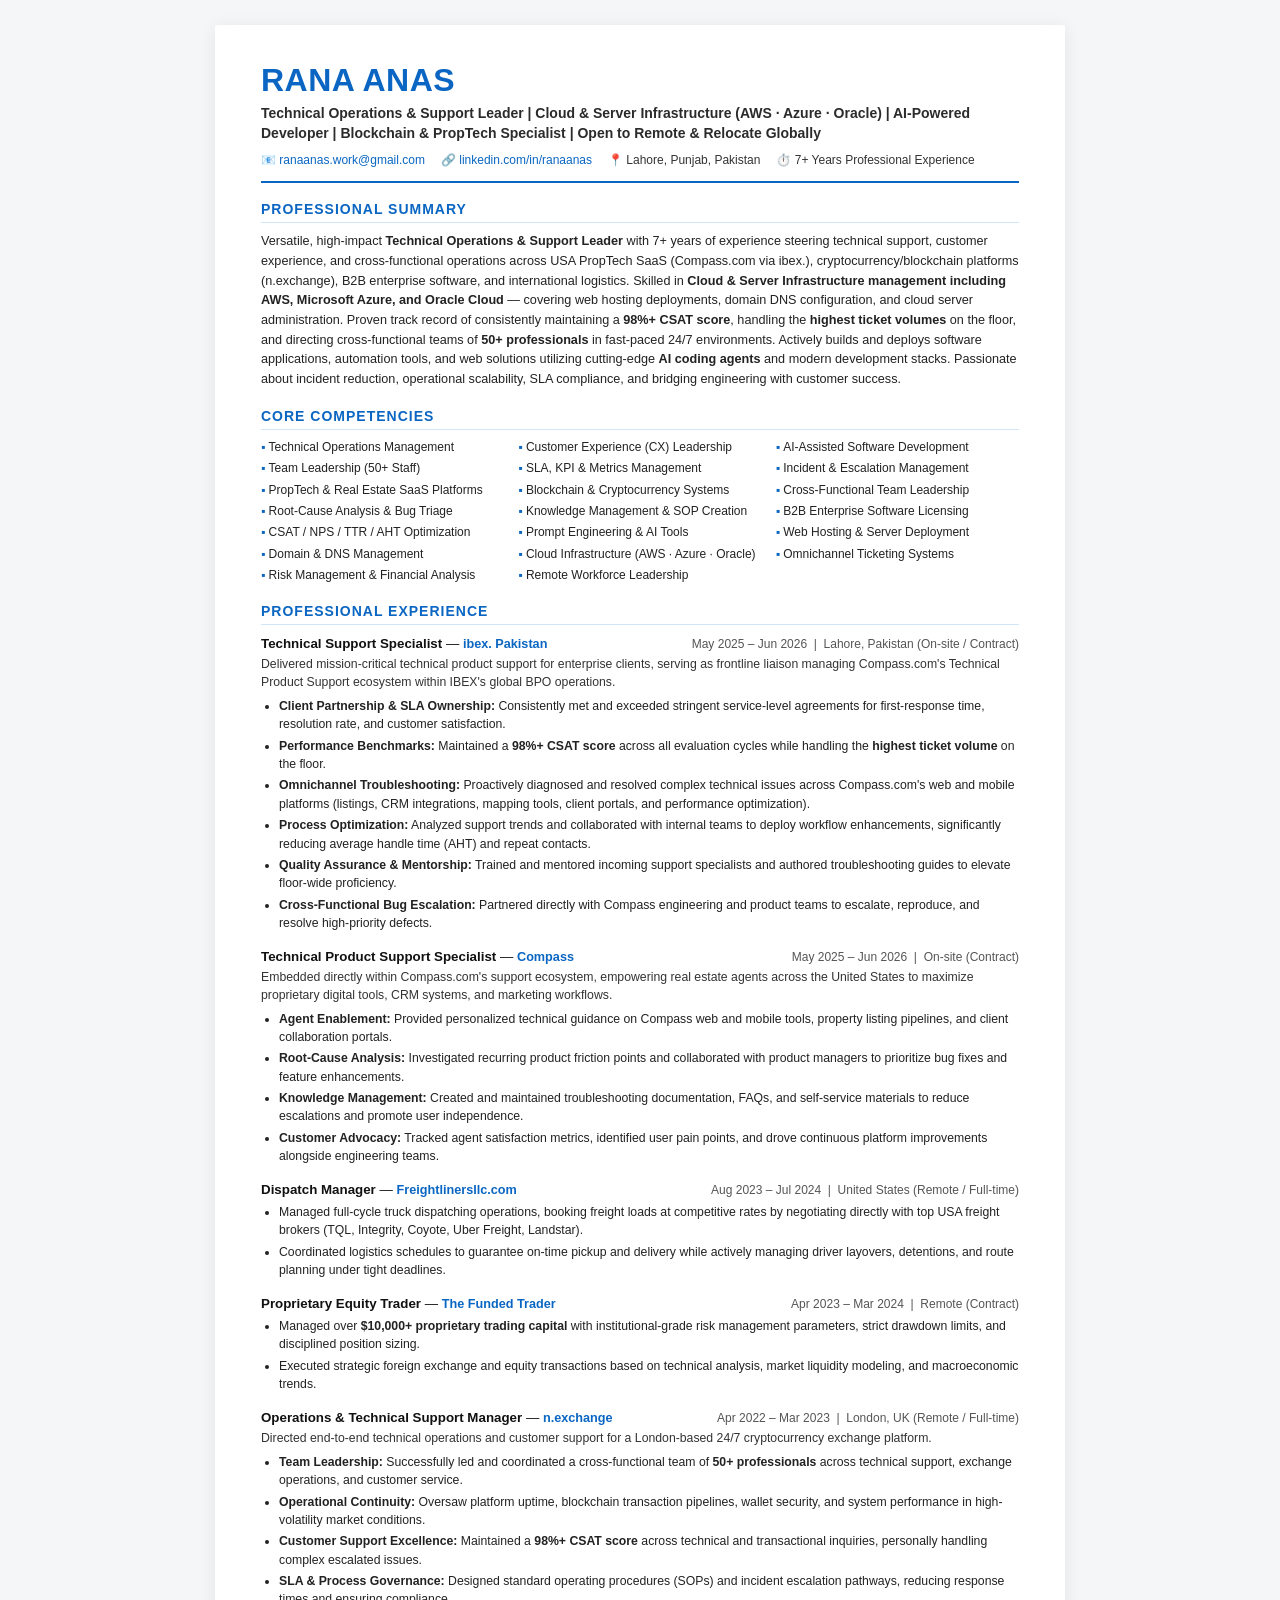
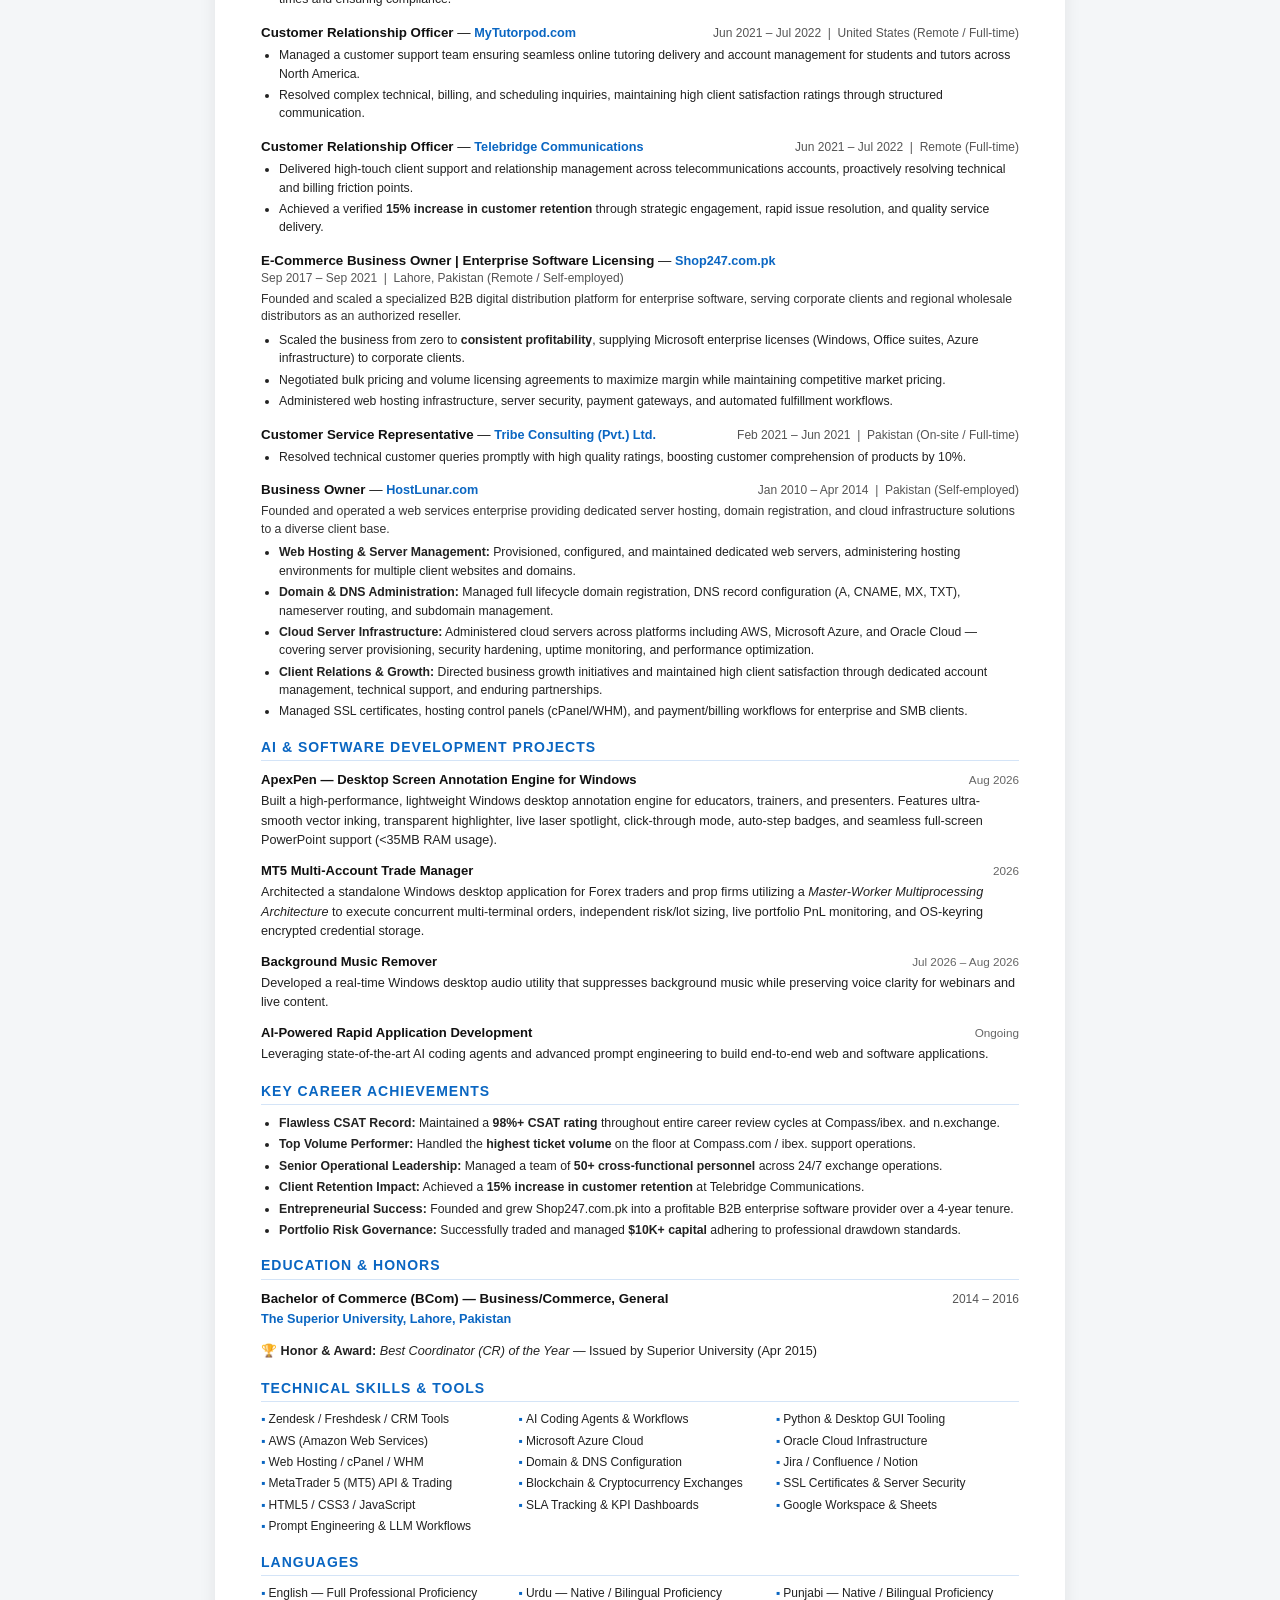
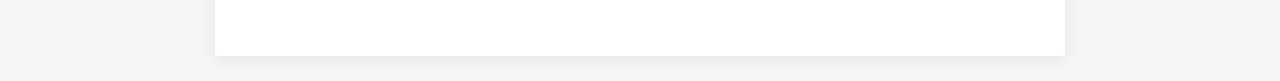
<file: Rana_Anas_Resume.html>
<!DOCTYPE html>
<html lang="en">

<head>
  <meta charset="UTF-8" />
  <meta name="viewport" content="width=device-width, initial-scale=1.0" />
  <title>Rana Anas — Professional Resume</title>
  <style>
    /* ============================================================
       100% ATS-COMPLIANT PROFESSIONAL RESUME — RANA ANAS
       Single-column, clean semantic hierarchy, standard typography
       Optimized for Workday, Taleo, Greenhouse, Lever, and human review
    ============================================================ */

    * {
      margin: 0;
      padding: 0;
      box-sizing: border-box;
    }

    body {
      font-family: 'Arial', 'Calibri', 'Helvetica', sans-serif;
      font-size: 10pt;
      color: #111111;
      background: #f4f6f8;
      line-height: 1.45;
    }

    .resume-wrapper {
      max-width: 850px;
      margin: 25px auto;
      background: #ffffff;
      padding: 38px 46px;
      box-shadow: 0 3px 18px rgba(0, 0, 0, 0.08);
      border-radius: 2px;
    }

    /* ---- HEADER ---- */
    .header {
      border-bottom: 2px solid #0a66c2;
      padding-bottom: 12px;
      margin-bottom: 16px;
    }

    .name {
      font-size: 24pt;
      font-weight: 700;
      color: #0a66c2;
      letter-spacing: 0.5px;
      text-transform: uppercase;
      line-height: 1.1;
    }

    .headline {
      font-size: 10.5pt;
      font-weight: 600;
      color: #2b2b2b;
      margin-top: 5px;
    }

    .contact-info {
      margin-top: 8px;
      font-size: 9pt;
      color: #333333;
      display: flex;
      flex-wrap: wrap;
      gap: 5px 16px;
    }

    .contact-info a {
      color: #0a66c2;
      text-decoration: none;
    }

    /* ---- SECTION STYLING ---- */
    .section {
      margin-bottom: 16px;
    }

    .section-title {
      font-size: 10.5pt;
      font-weight: 700;
      text-transform: uppercase;
      letter-spacing: 1px;
      color: #0a66c2;
      border-bottom: 1.5px solid #d4e4f7;
      padding-bottom: 3px;
      margin-bottom: 9px;
    }

    /* ---- PARAGRAPHS ---- */
    p {
      font-size: 9.5pt;
      color: #222222;
      line-height: 1.55;
    }

    /* ---- EXPERIENCE / JOB BLOCKS ---- */
    .job-entry {
      margin-bottom: 14px;
    }

    .job-head {
      display: flex;
      justify-content: space-between;
      align-items: baseline;
      flex-wrap: wrap;
      margin-bottom: 2px;
    }

    .job-role {
      font-size: 10pt;
      font-weight: 700;
      color: #111111;
    }

    .job-company {
      font-size: 9.5pt;
      font-weight: 600;
      color: #0a66c2;
    }

    .job-date-loc {
      font-size: 9pt;
      color: #555555;
      font-weight: 500;
      text-align: right;
      white-space: nowrap;
    }

    .job-summary {
      font-size: 9.2pt;
      color: #333333;
      margin: 3px 0 5px 0;
      line-height: 1.45;
    }

    ul.bullet-list {
      padding-left: 18px;
      margin-top: 4px;
    }

    ul.bullet-list li {
      font-size: 9.2pt;
      color: #222222;
      margin-bottom: 3px;
      line-height: 1.5;
    }

    /* ---- SKILLS GRID ---- */
    .skills-container {
      display: grid;
      grid-template-columns: repeat(3, 1fr);
      gap: 4px 14px;
    }

    .skill-tag {
      font-size: 9pt;
      color: #222222;
    }

    .skill-tag::before {
      content: "▪ ";
      color: #0a66c2;
      font-weight: bold;
    }

    /* ---- PROJECTS / AWARDS ---- */
    .project-entry {
      margin-bottom: 10px;
    }

    .project-title {
      font-size: 9.8pt;
      font-weight: 700;
      color: #111111;
    }

    .project-date {
      font-size: 8.8pt;
      color: #666666;
      font-weight: 500;
    }

    /* ---- PRINT STYLES ---- */
    @media print {
      body {
        background: #ffffff;
      }

      .resume-wrapper {
        box-shadow: none;
        margin: 0;
        padding: 20px 30px;
        max-width: 100%;
      }

      a {
        color: #111111;
        text-decoration: none;
      }
    }
  </style>
</head>

<body>
  <div class="resume-wrapper">

    <!-- ==================== HEADER ==================== -->
    <header class="header">
      <h1 class="name">Rana Anas</h1>
      <div class="headline">Technical Operations &amp; Support Leader | Cloud &amp; Server Infrastructure (AWS · Azure ·
        Oracle) | AI-Powered Developer | Blockchain &amp; PropTech Specialist | Open to Remote &amp; Relocate Globally
      </div>
      <div class="contact-info">
        <span>📧 <a href="mailto:ranaanas.work@gmail.com">ranaanas.work@gmail.com</a></span>
        <span>🔗 <a href="https://www.linkedin.com/in/ranaanas" target="_blank">linkedin.com/in/ranaanas</a></span>
        <span>📍 Lahore, Punjab, Pakistan </span>
        <span>⏱️ 7+ Years Professional Experience</span>
      </div>
    </header>

    <!-- ==================== PROFESSIONAL SUMMARY ==================== -->
    <section class="section">
      <h2 class="section-title">Professional Summary</h2>
      <p>
        Versatile, high-impact <strong>Technical Operations &amp; Support Leader</strong> with 7+ years of experience
        steering technical support, customer experience, and cross-functional operations across USA PropTech SaaS
        (Compass.com via ibex.), cryptocurrency/blockchain platforms (n.exchange), B2B enterprise software, and
        international logistics. Skilled in <strong>Cloud &amp; Server Infrastructure management including AWS,
          Microsoft Azure, and Oracle Cloud</strong> — covering web hosting deployments, domain DNS configuration, and
        cloud server administration. Proven track record of consistently maintaining a <strong>98%+ CSAT score</strong>,
        handling the <strong>highest ticket volumes</strong> on the floor, and directing cross-functional teams of
        <strong>50+ professionals</strong> in fast-paced 24/7 environments. Actively builds and deploys software
        applications, automation tools, and web solutions utilizing cutting-edge <strong>AI coding agents</strong> and
        modern development stacks. Passionate about incident reduction, operational scalability, SLA compliance, and
        bridging engineering with customer success.
      </p>
    </section>

    <section class="section">
      <h2 class="section-title">Core Competencies</h2>
      <div class="skills-container">
        <div class="skill-tag">Technical Operations Management</div>
        <div class="skill-tag">Customer Experience (CX) Leadership</div>
        <div class="skill-tag">AI-Assisted Software Development</div>
        <div class="skill-tag">Team Leadership (50+ Staff)</div>
        <div class="skill-tag">SLA, KPI &amp; Metrics Management</div>
        <div class="skill-tag">Incident &amp; Escalation Management</div>
        <div class="skill-tag">PropTech &amp; Real Estate SaaS Platforms</div>
        <div class="skill-tag">Blockchain &amp; Cryptocurrency Systems</div>
        <div class="skill-tag">Cross-Functional Team Leadership</div>
        <div class="skill-tag">Root-Cause Analysis &amp; Bug Triage</div>
        <div class="skill-tag">Knowledge Management &amp; SOP Creation</div>
        <div class="skill-tag">B2B Enterprise Software Licensing</div>
        <div class="skill-tag">CSAT / NPS / TTR / AHT Optimization</div>
        <div class="skill-tag">Prompt Engineering &amp; AI Tools</div>
        <div class="skill-tag">Web Hosting &amp; Server Deployment</div>
        <div class="skill-tag">Domain &amp; DNS Management</div>
        <div class="skill-tag">Cloud Infrastructure (AWS · Azure · Oracle)</div>
        <div class="skill-tag">Omnichannel Ticketing Systems</div>
        <div class="skill-tag">Risk Management &amp; Financial Analysis</div>
        <div class="skill-tag">Remote Workforce Leadership</div>
      </div>
    </section>

    <!-- ==================== PROFESSIONAL EXPERIENCE ==================== -->
    <section class="section">
      <h2 class="section-title">Professional Experience</h2>

      <!-- ROLE 1: ibex. Pakistan -->
      <div class="job-entry">
        <div class="job-head">
          <div>
            <span class="job-role">Technical Support Specialist</span> — <span class="job-company">ibex. Pakistan</span>
          </div>
          <div class="job-date-loc">May 2025 – Jun 2026 &nbsp;|&nbsp; Lahore, Pakistan (On-site / Contract)</div>
        </div>
        <div class="job-summary">
          Delivered mission-critical technical product support for enterprise clients, serving as frontline liaison
          managing Compass.com's Technical Product Support ecosystem within IBEX's global BPO operations.
        </div>
        <ul class="bullet-list">
          <li><strong>Client Partnership &amp; SLA Ownership:</strong> Consistently met and exceeded stringent
            service-level agreements for first-response time, resolution rate, and customer satisfaction.</li>
          <li><strong>Performance Benchmarks:</strong> Maintained a <strong>98%+ CSAT score</strong> across all
            evaluation cycles while handling the <strong>highest ticket volume</strong> on the floor.</li>
          <li><strong>Omnichannel Troubleshooting:</strong> Proactively diagnosed and resolved complex technical issues
            across Compass.com's web and mobile platforms (listings, CRM integrations, mapping tools, client portals,
            and performance optimization).</li>
          <li><strong>Process Optimization:</strong> Analyzed support trends and collaborated with internal teams to
            deploy workflow enhancements, significantly reducing average handle time (AHT) and repeat contacts.</li>
          <li><strong>Quality Assurance &amp; Mentorship:</strong> Trained and mentored incoming support specialists and
            authored troubleshooting guides to elevate floor-wide proficiency.</li>
          <li><strong>Cross-Functional Bug Escalation:</strong> Partnered directly with Compass engineering and product
            teams to escalate, reproduce, and resolve high-priority defects.</li>
        </ul>
      </div>

      <!-- ROLE 2: Compass -->
      <div class="job-entry">
        <div class="job-head">
          <div>
            <span class="job-role">Technical Product Support Specialist</span> — <span
              class="job-company">Compass</span>
          </div>
          <div class="job-date-loc">May 2025 – Jun 2026 &nbsp;|&nbsp; On-site (Contract)</div>
        </div>
        <div class="job-summary">
          Embedded directly within Compass.com's support ecosystem, empowering real estate agents across the United
          States to maximize proprietary digital tools, CRM systems, and marketing workflows.
        </div>
        <ul class="bullet-list">
          <li><strong>Agent Enablement:</strong> Provided personalized technical guidance on Compass web and mobile
            tools, property listing pipelines, and client collaboration portals.</li>
          <li><strong>Root-Cause Analysis:</strong> Investigated recurring product friction points and collaborated with
            product managers to prioritize bug fixes and feature enhancements.</li>
          <li><strong>Knowledge Management:</strong> Created and maintained troubleshooting documentation, FAQs, and
            self-service materials to reduce escalations and promote user independence.</li>
          <li><strong>Customer Advocacy:</strong> Tracked agent satisfaction metrics, identified user pain points, and
            drove continuous platform improvements alongside engineering teams.</li>
        </ul>
      </div>

      <!-- ROLE 3: Freightlinersllc.com -->
      <div class="job-entry">
        <div class="job-head">
          <div>
            <span class="job-role">Dispatch Manager</span> — <span class="job-company">Freightlinersllc.com</span>
          </div>
          <div class="job-date-loc">Aug 2023 – Jul 2024 &nbsp;|&nbsp; United States (Remote / Full-time)</div>
        </div>
        <ul class="bullet-list">
          <li>Managed full-cycle truck dispatching operations, booking freight loads at competitive rates by negotiating
            directly with top USA freight brokers (TQL, Integrity, Coyote, Uber Freight, Landstar).</li>
          <li>Coordinated logistics schedules to guarantee on-time pickup and delivery while actively managing driver
            layovers, detentions, and route planning under tight deadlines.</li>
        </ul>
      </div>

      <!-- ROLE 4: The Funded Trader -->
      <div class="job-entry">
        <div class="job-head">
          <div>
            <span class="job-role">Proprietary Equity Trader</span> — <span class="job-company">The Funded Trader</span>
          </div>
          <div class="job-date-loc">Apr 2023 – Mar 2024 &nbsp;|&nbsp; Remote (Contract)</div>
        </div>
        <ul class="bullet-list">
          <li>Managed over <strong>$10,000+ proprietary trading capital</strong> with institutional-grade risk
            management parameters, strict drawdown limits, and disciplined position sizing.</li>
          <li>Executed strategic foreign exchange and equity transactions based on technical analysis, market liquidity
            modeling, and macroeconomic trends.</li>
        </ul>
      </div>

      <!-- ROLE 5: n.exchange -->
      <div class="job-entry">
        <div class="job-head">
          <div>
            <span class="job-role">Operations &amp; Technical Support Manager</span> — <span
              class="job-company">n.exchange</span>
          </div>
          <div class="job-date-loc">Apr 2022 – Mar 2023 &nbsp;|&nbsp; London, UK (Remote / Full-time)</div>
        </div>
        <div class="job-summary">
          Directed end-to-end technical operations and customer support for a London-based 24/7 cryptocurrency exchange
          platform.
        </div>
        <ul class="bullet-list">
          <li><strong>Team Leadership:</strong> Successfully led and coordinated a cross-functional team of <strong>50+
              professionals</strong> across technical support, exchange operations, and customer service.</li>
          <li><strong>Operational Continuity:</strong> Oversaw platform uptime, blockchain transaction pipelines, wallet
            security, and system performance in high-volatility market conditions.</li>
          <li><strong>Customer Support Excellence:</strong> Maintained a <strong>98%+ CSAT score</strong> across
            technical and transactional inquiries, personally handling complex escalated issues.</li>
          <li><strong>SLA &amp; Process Governance:</strong> Designed standard operating procedures (SOPs) and incident
            escalation pathways, reducing response times and ensuring compliance.</li>
        </ul>
      </div>

      <!-- ROLE 6: MyTutorpod.com -->
      <div class="job-entry">
        <div class="job-head">
          <div>
            <span class="job-role">Customer Relationship Officer</span> — <span
              class="job-company">MyTutorpod.com</span>
          </div>
          <div class="job-date-loc">Jun 2021 – Jul 2022 &nbsp;|&nbsp; United States (Remote / Full-time)</div>
        </div>
        <ul class="bullet-list">
          <li>Managed a customer support team ensuring seamless online tutoring delivery and account management for
            students and tutors across North America.</li>
          <li>Resolved complex technical, billing, and scheduling inquiries, maintaining high client satisfaction
            ratings through structured communication.</li>
        </ul>
      </div>

      <!-- ROLE 7: Telebridge Communications -->
      <div class="job-entry">
        <div class="job-head">
          <div>
            <span class="job-role">Customer Relationship Officer</span> — <span class="job-company">Telebridge
              Communications</span>
          </div>
          <div class="job-date-loc">Jun 2021 – Jul 2022 &nbsp;|&nbsp; Remote (Full-time)</div>
        </div>
        <ul class="bullet-list">
          <li>Delivered high-touch client support and relationship management across telecommunications accounts,
            proactively resolving technical and billing friction points.</li>
          <li>Achieved a verified <strong>15% increase in customer retention</strong> through strategic engagement,
            rapid issue resolution, and quality service delivery.</li>
        </ul>
      </div>

      <!-- ROLE 8: Shop247.com.pk -->
      <div class="job-entry">
        <div class="job-head">
          <div>
            <span class="job-role">E-Commerce Business Owner | Enterprise Software Licensing</span> — <span
              class="job-company">Shop247.com.pk</span>
          </div>
          <div class="job-date-loc">Sep 2017 – Sep 2021 &nbsp;|&nbsp; Lahore, Pakistan (Remote / Self-employed)</div>
        </div>
        <div class="job-summary">
          Founded and scaled a specialized B2B digital distribution platform for enterprise software, serving corporate
          clients and regional wholesale distributors as an authorized reseller.
        </div>
        <ul class="bullet-list">
          <li>Scaled the business from zero to <strong>consistent profitability</strong>, supplying Microsoft enterprise
            licenses (Windows, Office suites, Azure infrastructure) to corporate clients.</li>
          <li>Negotiated bulk pricing and volume licensing agreements to maximize margin while maintaining competitive
            market pricing.</li>
          <li>Administered web hosting infrastructure, server security, payment gateways, and automated fulfillment
            workflows.</li>
        </ul>
      </div>

      <!-- ROLE 9: Tribe Consulting -->
      <div class="job-entry">
        <div class="job-head">
          <div>
            <span class="job-role">Customer Service Representative</span> — <span class="job-company">Tribe Consulting
              (Pvt.) Ltd.</span>
          </div>
          <div class="job-date-loc">Feb 2021 – Jun 2021 &nbsp;|&nbsp; Pakistan (On-site / Full-time)</div>
        </div>
        <ul class="bullet-list">
          <li>Resolved technical customer queries promptly with high quality ratings, boosting customer comprehension of
            products by 10%.</li>
        </ul>
      </div>

      <!-- ROLE 10: HostLunar.com -->
      <div class="job-entry">
        <div class="job-head">
          <div>
            <span class="job-role">Business Owner</span> — <span class="job-company">HostLunar.com</span>
          </div>
          <div class="job-date-loc">Jan 2010 – Apr 2014 &nbsp;|&nbsp; Pakistan (Self-employed)</div>
        </div>
        <div class="job-summary">
          Founded and operated a web services enterprise providing dedicated server hosting, domain registration, and
          cloud infrastructure solutions to a diverse client base.
        </div>
        <ul class="bullet-list">
          <li><strong>Web Hosting &amp; Server Management:</strong> Provisioned, configured, and maintained dedicated
            web servers, administering hosting environments for multiple client websites and domains.</li>
          <li><strong>Domain &amp; DNS Administration:</strong> Managed full lifecycle domain registration, DNS record
            configuration (A, CNAME, MX, TXT), nameserver routing, and subdomain management.</li>
          <li><strong>Cloud Server Infrastructure:</strong> Administered cloud servers across platforms including AWS,
            Microsoft Azure, and Oracle Cloud — covering server provisioning, security hardening, uptime monitoring, and
            performance optimization.</li>
          <li><strong>Client Relations &amp; Growth:</strong> Directed business growth initiatives and maintained high
            client satisfaction through dedicated account management, technical support, and enduring partnerships.</li>
          <li>Managed SSL certificates, hosting control panels (cPanel/WHM), and payment/billing workflows for
            enterprise and SMB clients.</li>
        </ul>
      </div>

    </section>

    <!-- ==================== AI SOFTWARE & DEVELOPMENT PROJECTS ==================== -->
    <section class="section">
      <h2 class="section-title">AI &amp; Software Development Projects</h2>

      <div class="project-entry">
        <div class="job-head">
          <div><span class="project-title">ApexPen — Desktop Screen Annotation Engine for Windows</span></div>
          <div class="project-date">Aug 2026</div>
        </div>
        <p>Built a high-performance, lightweight Windows desktop annotation engine for educators, trainers, and
          presenters. Features ultra-smooth vector inking, transparent highlighter, live laser spotlight, click-through
          mode, auto-step badges, and seamless full-screen PowerPoint support (<35MB RAM usage).</p>
      </div>

      <div class="project-entry">
        <div class="job-head">
          <div><span class="project-title">MT5 Multi-Account Trade Manager</span></div>
          <div class="project-date">2026</div>
        </div>
        <p>Architected a standalone Windows desktop application for Forex traders and prop firms utilizing a
          <em>Master-Worker Multiprocessing Architecture</em> to execute concurrent multi-terminal orders, independent
          risk/lot sizing, live portfolio PnL monitoring, and OS-keyring encrypted credential storage.
        </p>
      </div>

      <div class="project-entry">
        <div class="job-head">
          <div><span class="project-title">Background Music Remover</span></div>
          <div class="project-date">Jul 2026 – Aug 2026</div>
        </div>
        <p>Developed a real-time Windows desktop audio utility that suppresses background music while preserving voice
          clarity for webinars and live content.</p>
      </div>

      <div class="project-entry">
        <div class="job-head">
          <div><span class="project-title">AI-Powered Rapid Application Development</span></div>
          <div class="project-date">Ongoing</div>
        </div>
        <p>Leveraging state-of-the-art AI coding agents and advanced prompt engineering to build end-to-end web and
          software applications.</p>
      </div>
    </section>

    <!-- ==================== KEY ACHIEVEMENTS ==================== -->
    <section class="section">
      <h2 class="section-title">Key Career Achievements</h2>
      <ul class="bullet-list">
        <li><strong>Flawless CSAT Record:</strong> Maintained a <strong>98%+ CSAT rating</strong> throughout entire
          career review cycles at Compass/ibex. and n.exchange.</li>
        <li><strong>Top Volume Performer:</strong> Handled the <strong>highest ticket volume</strong> on the floor at
          Compass.com / ibex. support operations.</li>
        <li><strong>Senior Operational Leadership:</strong> Managed a team of <strong>50+ cross-functional
            personnel</strong> across 24/7 exchange operations.</li>
        <li><strong>Client Retention Impact:</strong> Achieved a <strong>15% increase in customer retention</strong> at
          Telebridge Communications.</li>
        <li><strong>Entrepreneurial Success:</strong> Founded and grew Shop247.com.pk into a profitable B2B enterprise
          software provider over a 4-year tenure.</li>
        <li><strong>Portfolio Risk Governance:</strong> Successfully traded and managed <strong>$10K+ capital</strong>
          adhering to professional drawdown standards.</li>
      </ul>
    </section>

    <!-- ==================== EDUCATION & AWARDS ==================== -->
    <section class="section">
      <h2 class="section-title">Education &amp; Honors</h2>
      <div class="job-entry">
        <div class="job-head">
          <div>
            <span class="job-role">Bachelor of Commerce (BCom) — Business/Commerce, General</span>
          </div>
          <div class="job-date-loc">2014 – 2016</div>
        </div>
        <div class="job-company">The Superior University, Lahore, Pakistan</div>
      </div>
      <div style="margin-top: 6px;">
        <p>🏆 <strong>Honor &amp; Award:</strong> <em>Best Coordinator (CR) of the Year</em> — Issued by Superior
          University (Apr 2015)</p>
      </div>
    </section>

    <!-- ==================== TECHNICAL SKILLS & TOOLS ==================== -->
    <section class="section">
      <h2 class="section-title">Technical Skills &amp; Tools</h2>
      <div class="skills-container">
        <div class="skill-tag">Zendesk / Freshdesk / CRM Tools</div>
        <div class="skill-tag">AI Coding Agents &amp; Workflows</div>
        <div class="skill-tag">Python &amp; Desktop GUI Tooling</div>
        <div class="skill-tag">AWS (Amazon Web Services)</div>
        <div class="skill-tag">Microsoft Azure Cloud</div>
        <div class="skill-tag">Oracle Cloud Infrastructure</div>
        <div class="skill-tag">Web Hosting / cPanel / WHM</div>
        <div class="skill-tag">Domain &amp; DNS Configuration</div>
        <div class="skill-tag">Jira / Confluence / Notion</div>
        <div class="skill-tag">MetaTrader 5 (MT5) API &amp; Trading</div>
        <div class="skill-tag">Blockchain &amp; Cryptocurrency Exchanges</div>
        <div class="skill-tag">SSL Certificates &amp; Server Security</div>
        <div class="skill-tag">HTML5 / CSS3 / JavaScript</div>
        <div class="skill-tag">SLA Tracking &amp; KPI Dashboards</div>
        <div class="skill-tag">Google Workspace &amp; Sheets</div>
        <div class="skill-tag">Prompt Engineering &amp; LLM Workflows</div>
      </div>
    </section>

    <!-- ==================== LANGUAGES ==================== -->
    <section class="section">
      <h2 class="section-title">Languages</h2>
      <div class="skills-container">
        <div class="skill-tag">English — Full Professional Proficiency</div>
        <div class="skill-tag">Urdu — Native / Bilingual Proficiency</div>
        <div class="skill-tag">Punjabi — Native / Bilingual Proficiency</div>
      </div>
    </section>

  </div>
</body>

</html>
</file>
